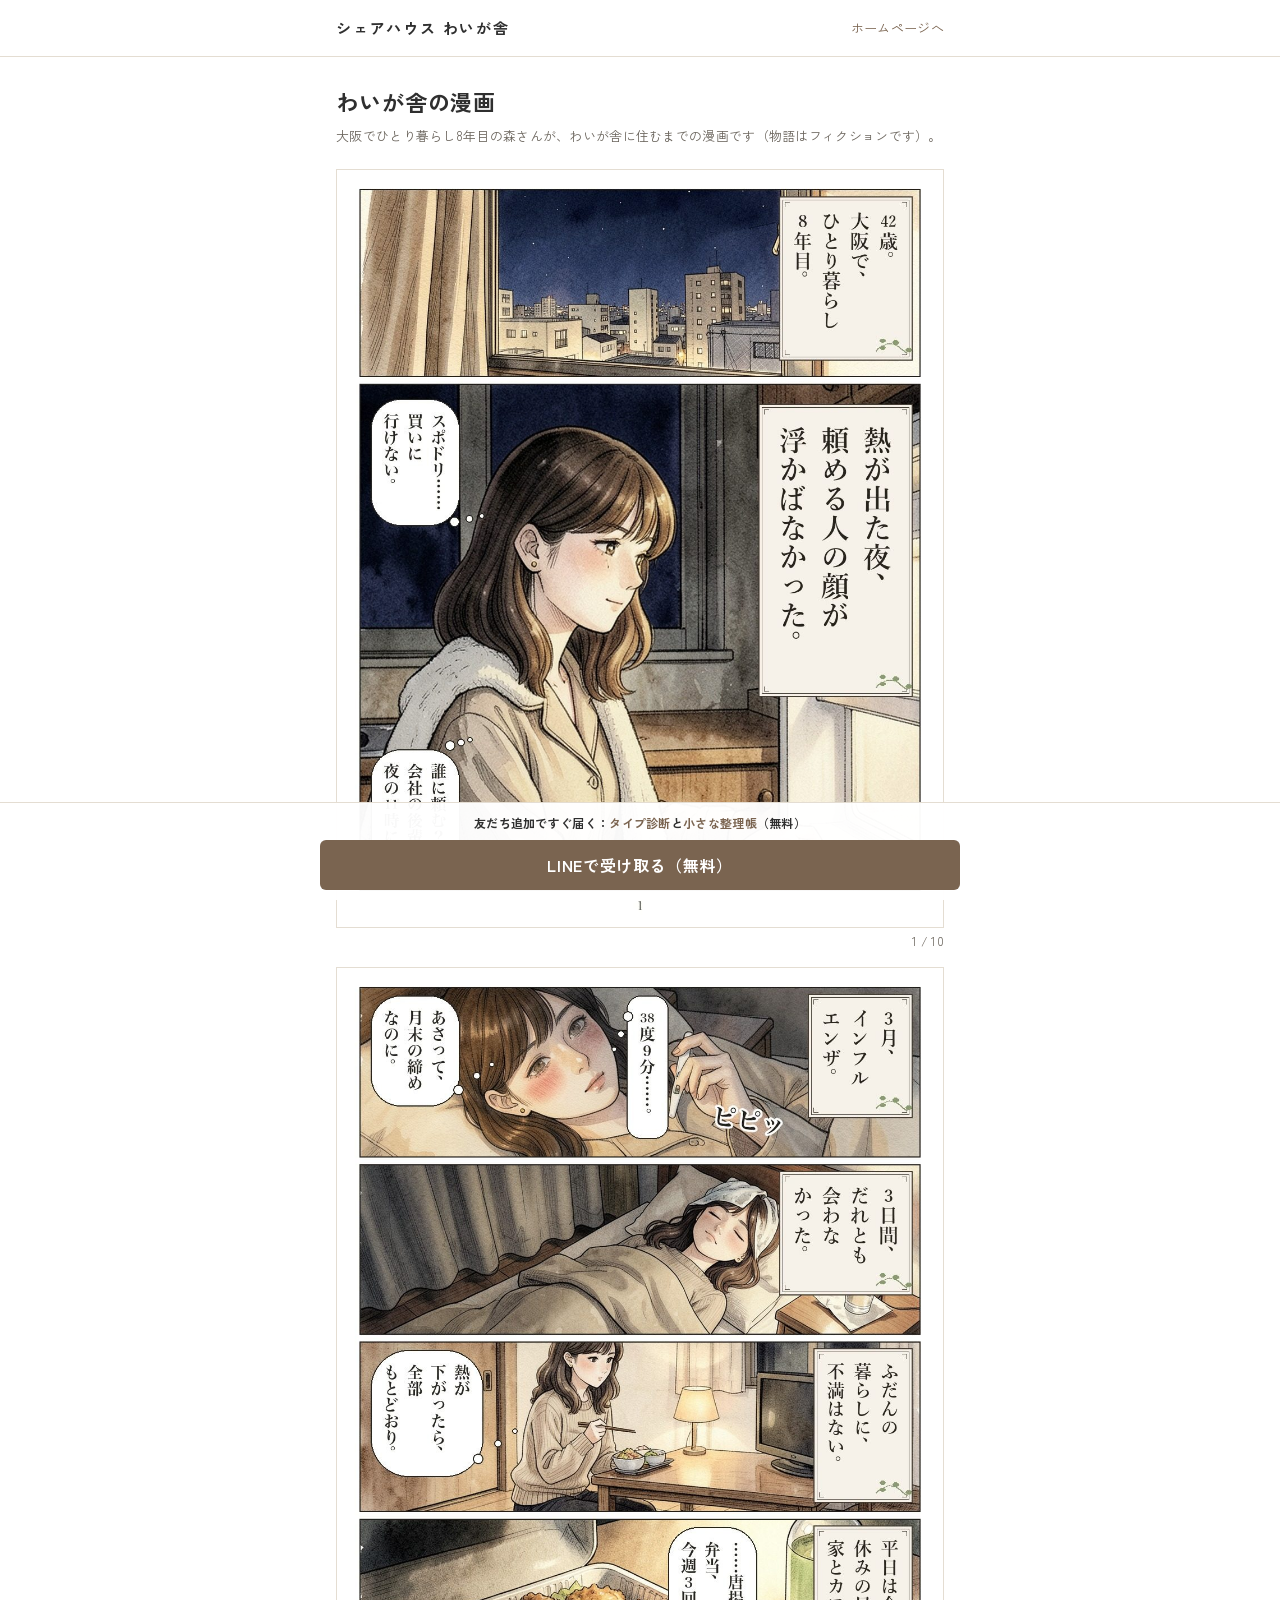
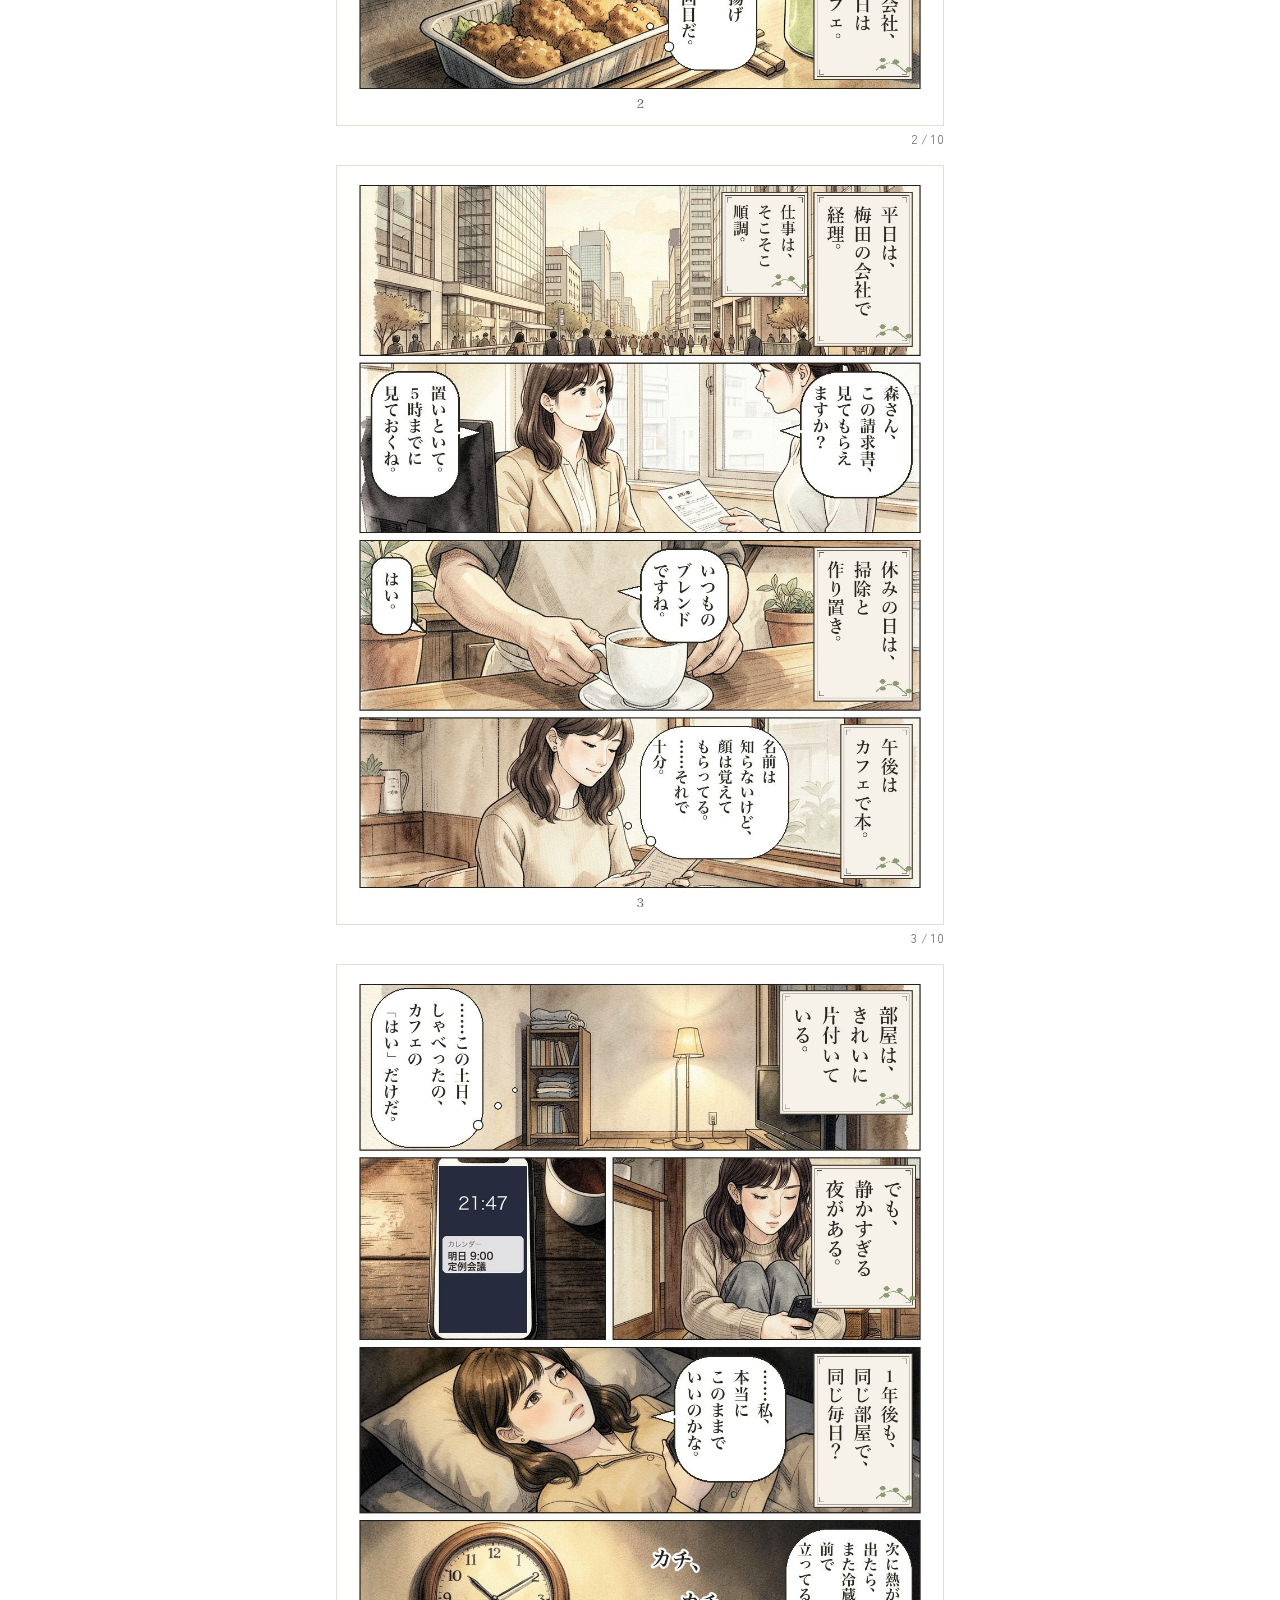
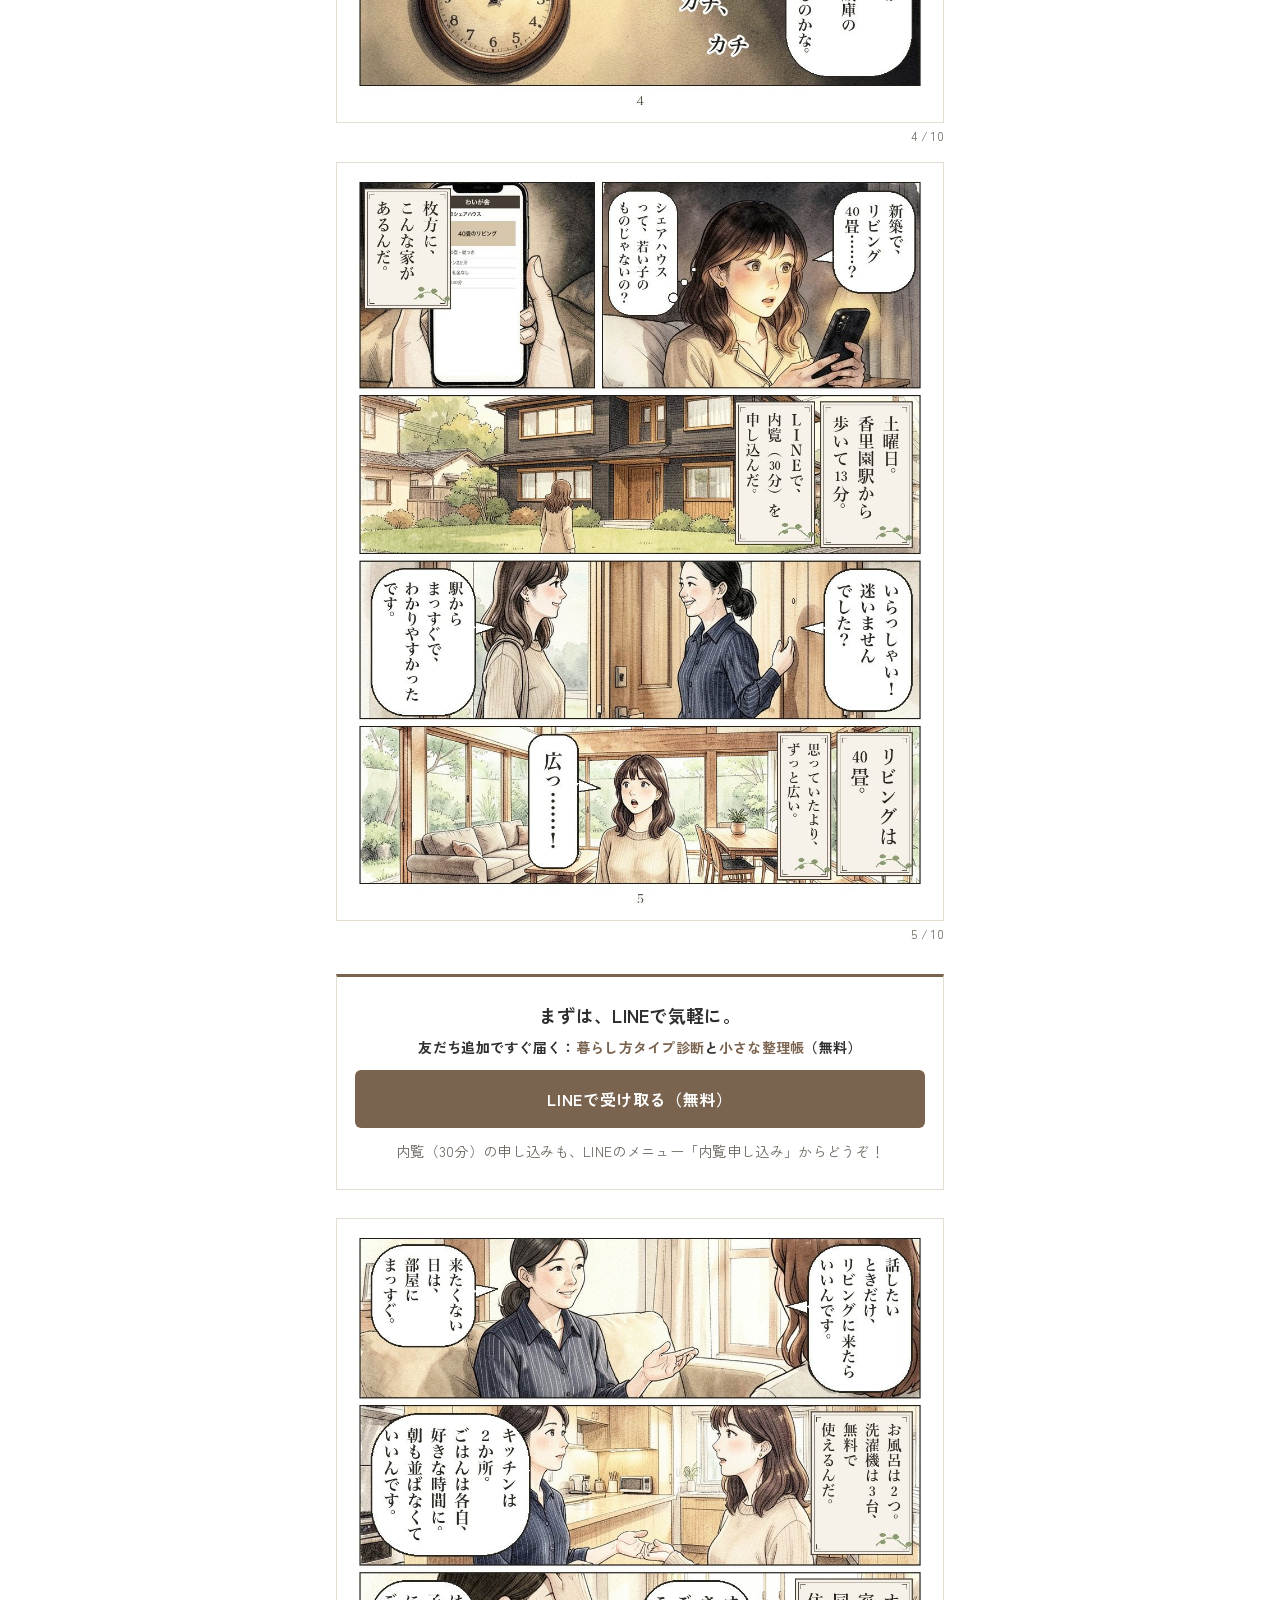
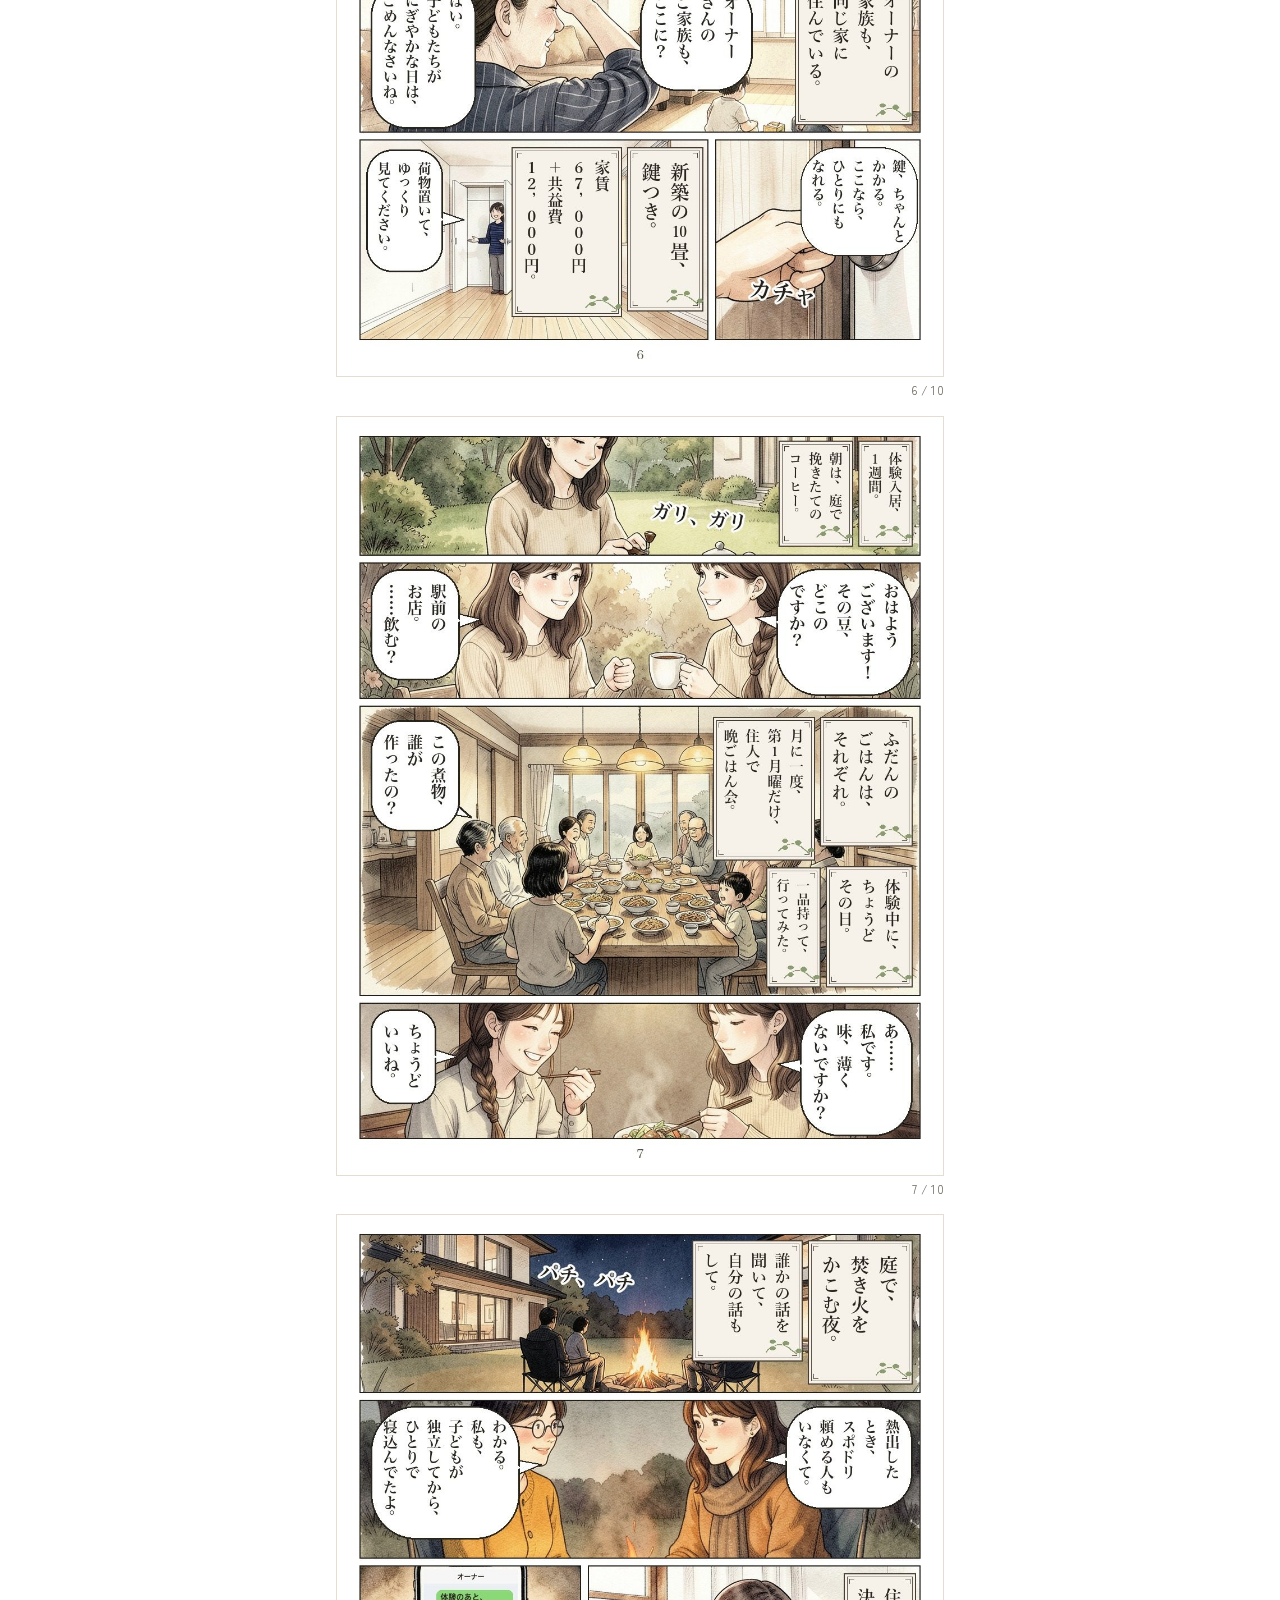
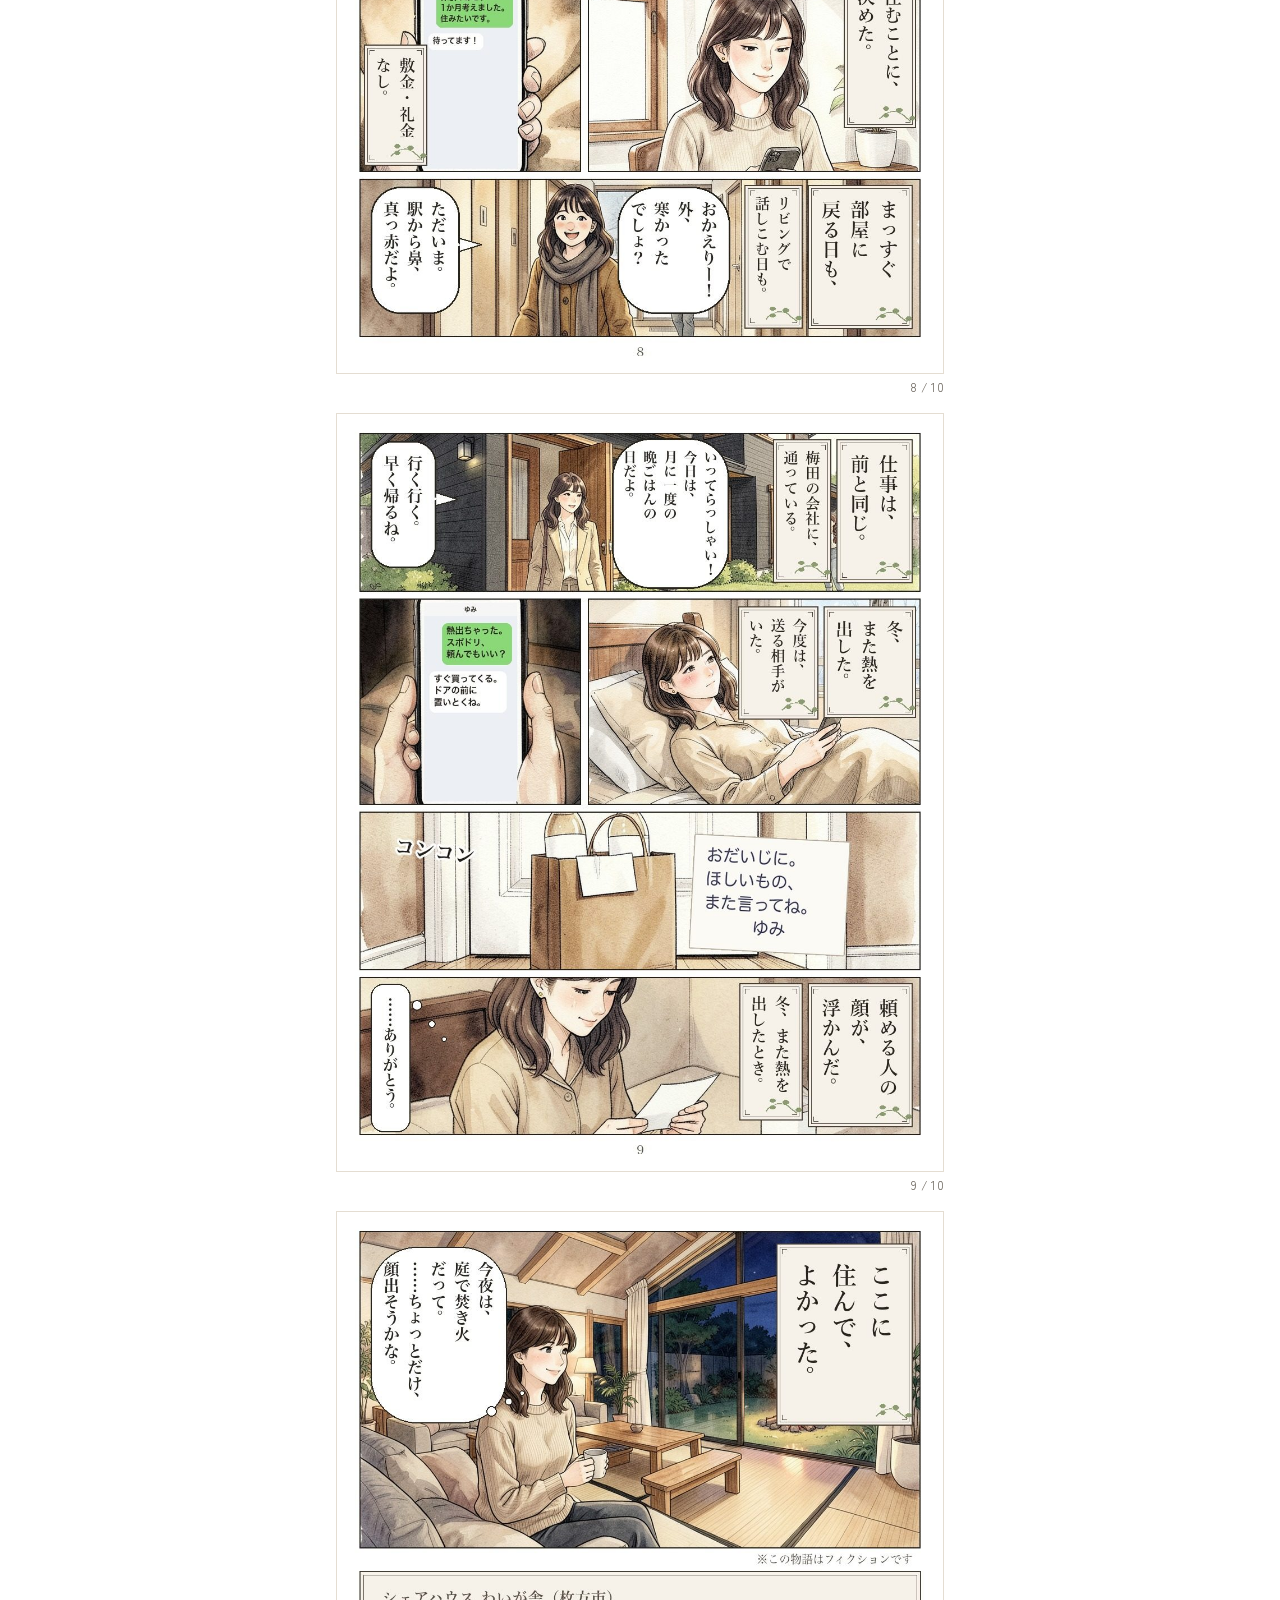
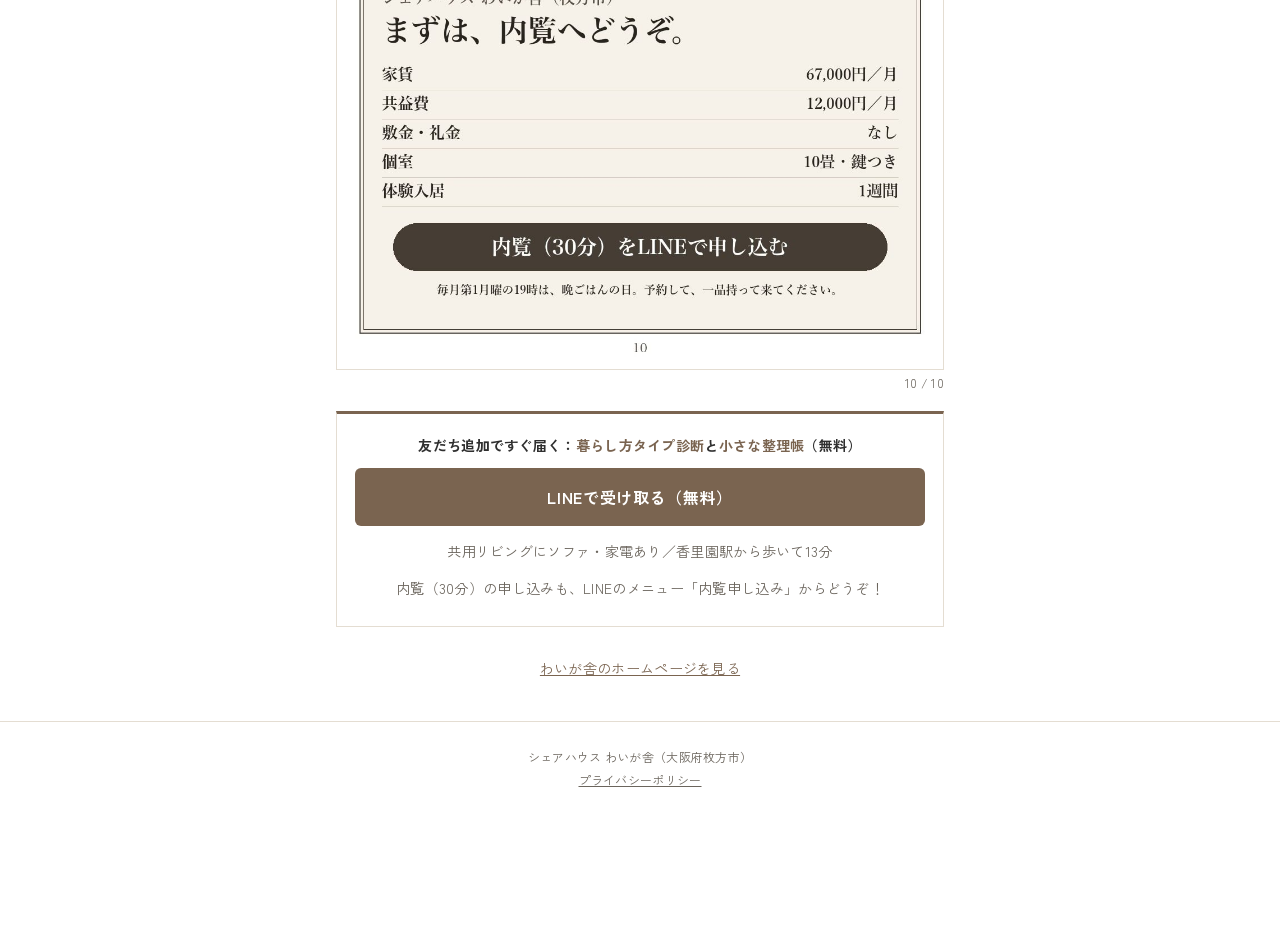
<file: hp/manga/index.html>
<!DOCTYPE html>
<html lang="ja">
<head>
<meta charset="UTF-8">
<meta name="viewport" content="width=device-width, initial-scale=1, viewport-fit=cover">
<title>わいが舎の漫画｜シェアハウス わいが舎</title>
<link rel="preconnect" href="https://fonts.googleapis.com">
<link rel="preconnect" href="https://fonts.gstatic.com" crossorigin>
<link href="https://fonts.googleapis.com/css2?family=Zen+Kaku+Gothic+New:wght@400;500;700&display=swap" rel="stylesheet">
<style>
/* わいが舎の漫画（広告の漫画カルーセルの行き先）。白×黒・ゴシック・差し色1色。HPの昼の色に合わせる */
:root{--bg:#FFFFFF;--ink:#2F2F2F;--sub:#6B655D;--accent:#7A6450;--line:#E4DDD2;
  --sans:"Zen Kaku Gothic New","Hiragino Sans","Hiragino Kaku Gothic ProN","Yu Gothic",sans-serif}
*{box-sizing:border-box}
html{-webkit-text-size-adjust:100%}
body{margin:0;background:var(--bg);color:var(--ink);font-family:var(--sans);font-size:15px;line-height:1.9;letter-spacing:.02em}
a{color:var(--accent)}
.wrap{max-width:640px;margin:0 auto;padding:0 16px}
.hd{border-bottom:1px solid var(--line)}
.hd .wrap{display:flex;align-items:center;justify-content:space-between;height:56px}
.hd-home{color:var(--ink);text-decoration:none;font-weight:700;letter-spacing:.12em;font-size:15px}
.hd-back{font-size:13px;text-decoration:none}
.intro{padding:28px 0 20px}
h1{font-size:22px;line-height:1.5;font-weight:700;letter-spacing:.04em;margin:0 0 6px}
.note{color:var(--sub);font-size:13px;margin:0}
.pages{display:flex;flex-direction:column;gap:14px}
.page{margin:0;scroll-margin-top:12px}
.page img{display:block;width:100%;height:auto;border:1px solid var(--line)}
.page figcaption{font-size:12px;color:var(--sub);text-align:right;margin-top:2px}
.cta{margin:28px 0;padding:24px 18px;border:1px solid var(--line);border-top:3px solid var(--accent);text-align:center}
.cta h2{font-size:18px;line-height:1.6;margin:0 0 6px}
.cta p{margin:0 0 14px;font-size:14px}
.cta-end{margin-top:16px;padding-top:20px}
.ib{display:inline-block}
.fact{font-size:13px;color:var(--sub);margin:12px 0 0 !important}
.btn{display:flex;align-items:center;justify-content:center;min-height:54px;padding:14px 20px;border-radius:6px;
  background:var(--accent);color:#FFFFFF;font-weight:700;font-size:16px;text-decoration:none;letter-spacing:.04em}
.how{font-size:13px;color:var(--sub);margin:10px 0 0 !important}
/* LINEボタンの上の「押す理由」：友だち追加のあいさつで届く特典2つ（2026-10-22。LINEボタンが日本の人で1日0〜1回だったため） */
.gift{font-size:14px;font-weight:700;line-height:1.7;margin:0 0 10px !important}
.gift b{color:var(--accent)}
/* 読み終わったら画面の下に出すボタン（10枚目が見えたら出す。最後の囲みが見えている間はかぶるので隠す） */
.fix{position:fixed;left:0;right:0;bottom:0;z-index:40;background:rgba(255,255,255,.97);border-top:1px solid var(--line);
  padding:10px 16px calc(10px + env(safe-area-inset-bottom));transform:translateY(110%);transition:transform .25s}
.fix.on{transform:none}
.fix .wrap{padding:0}
.fix .gift{font-size:12px;margin:0 0 6px !important;text-align:center}
.fix .btn{min-height:48px;padding:10px 16px}
body.fix-on{padding-bottom:110px}
.more{text-align:center;font-size:14px;margin:0 0 40px}
.ft{border-top:1px solid var(--line);padding:24px 0 40px;font-size:12px;color:var(--sub);text-align:center}
.ft a{color:var(--sub)}
</style>
</head>
<body>
<header class="hd">
  <div class="wrap">
    <a class="hd-home" href="/">シェアハウス わいが舎</a>
    <a class="hd-back" href="/">ホームページへ</a>
  </div>
</header>

<main>
  <div class="wrap">
    <div class="intro">
      <h1>わいが舎の漫画</h1>
      <p class="note">大阪でひとり暮らし8年目の森さんが、わいが舎に住むまでの漫画です（物語はフィクションです）。</p>
    </div>

    <div class="pages">
      <figure class="page" id="p1"><img src="img/p01.jpg" width="1080" height="1350" alt="漫画 1ページ目：熱が出た夜、頼める人の顔が浮かばなかった。" fetchpriority="high"><figcaption>1 / 10</figcaption></figure>
      <figure class="page" id="p2"><img src="img/p02.jpg" width="1080" height="1350" alt="漫画 2ページ目" loading="lazy" decoding="async"><figcaption>2 / 10</figcaption></figure>
      <figure class="page" id="p3"><img src="img/p03.jpg" width="1080" height="1350" alt="漫画 3ページ目" loading="lazy" decoding="async"><figcaption>3 / 10</figcaption></figure>
      <figure class="page" id="p4"><img src="img/p04.jpg" width="1080" height="1350" alt="漫画 4ページ目" loading="lazy" decoding="async"><figcaption>4 / 10</figcaption></figure>
      <figure class="page" id="p5"><img src="img/p05.jpg" width="1080" height="1350" alt="漫画 5ページ目" loading="lazy" decoding="async"><figcaption>5 / 10</figcaption></figure>
    </div>

    <section class="cta" id="mid">
      <h2>まずは、LINEで気軽に。</h2>
      <p class="gift"><span class="ib">友だち追加ですぐ届く：</span><span class="ib"><b>暮らし方タイプ診断</b>と</span><span class="ib"><b>小さな整理帳</b>（無料）</span></p>
      <a class="btn" href="https://lin.ee/wCG7OfR" target="_blank" rel="noopener">LINEで受け取る（無料）</a>
      <p class="how"><span class="ib">内覧（30分）の申し込みも、</span><span class="ib">LINEのメニュー「内覧申し込み」からどうぞ！</span></p>
    </section>

    <div class="pages">
      <figure class="page" id="p6"><img src="img/p06.jpg" width="1080" height="1350" alt="漫画 6ページ目" loading="lazy" decoding="async"><figcaption>6 / 10</figcaption></figure>
      <figure class="page" id="p7"><img src="img/p07.jpg" width="1080" height="1350" alt="漫画 7ページ目" loading="lazy" decoding="async"><figcaption>7 / 10</figcaption></figure>
      <figure class="page" id="p8"><img src="img/p08.jpg" width="1080" height="1350" alt="漫画 8ページ目" loading="lazy" decoding="async"><figcaption>8 / 10</figcaption></figure>
      <figure class="page" id="p9"><img src="img/p09.jpg" width="1080" height="1350" alt="漫画 9ページ目" loading="lazy" decoding="async"><figcaption>9 / 10</figcaption></figure>
      <figure class="page" id="p10"><img src="img/p10.jpg" width="1080" height="1350" alt="漫画 10ページ目：まずは、内覧へどうぞ。" loading="lazy" decoding="async"><figcaption>10 / 10</figcaption></figure>
    </div>

    <!-- 最後の囲み：10枚目の絵の見出し・表・ボタンと言葉を重ねない。絵のボタンは押せないので、押せるボタンと漫画に無いことだけ（2026-10-21 健ちゃん） -->
    <section class="cta cta-end" id="end" aria-label="内覧の申し込み">
      <p class="gift"><span class="ib">友だち追加ですぐ届く：</span><span class="ib"><b>暮らし方タイプ診断</b>と</span><span class="ib"><b>小さな整理帳</b>（無料）</span></p>
      <a class="btn" href="https://lin.ee/wCG7OfR" target="_blank" rel="noopener">LINEで受け取る（無料）</a>
      <p class="fact"><span class="ib">共用リビングにソファ・家電あり／</span><span class="ib">香里園駅から歩いて13分</span></p>
      <p class="how"><span class="ib">内覧（30分）の申し込みも、</span><span class="ib">LINEのメニュー「内覧申し込み」からどうぞ！</span></p>
    </section>

    <p class="more"><a href="/">わいが舎のホームページを見る</a></p>
  </div>
</main>

<section class="fix" id="fix" aria-label="LINEで受け取る">
  <div class="wrap">
    <p class="gift">友だち追加ですぐ届く：<b>タイプ診断</b>と<b>小さな整理帳</b>（無料）</p>
    <a class="btn" href="https://lin.ee/wCG7OfR" target="_blank" rel="noopener">LINEで受け取る（無料）</a>
  </div>
</section>

<footer class="ft">
  <div class="wrap">シェアハウス わいが舎（大阪府枚方市）<br><a href="/privacy/">プライバシーポリシー</a></div>
</footer>
<script>
// どのページまで読んだか（GA4 の manga_read。1ページにつき1回だけ送る）
(function(){if(!('IntersectionObserver' in window))return;var sent={};var io=new IntersectionObserver(function(es){es.forEach(function(e){if(!e.isIntersecting)return;var n=Number(e.target.id.slice(1));if(sent[n])return;sent[n]=1;io.unobserve(e.target);if(window.gtag)gtag('event','manga_read',{panel:n});});},{threshold:0.5});document.querySelectorAll('.page').forEach(function(f){io.observe(f);});})();
// 読み終わり（10枚目が半分見えた）で画面下にLINEボタンを出す。最後の囲み #end が見えている間は隠す
(function(){var fx=document.getElementById('fix'),p10=document.getElementById('p10'),end=document.getElementById('end');if(!fx||!p10||!end||!('IntersectionObserver' in window))return;var done=false,endIn=false;
function show(){var on=done&&!endIn;fx.classList.toggle('on',on);document.body.classList.toggle('fix-on',done);}
new IntersectionObserver(function(es){es.forEach(function(e){if(e.isIntersecting){done=true;show();}});},{threshold:0.5}).observe(p10);
new IntersectionObserver(function(es){es.forEach(function(e){endIn=e.isIntersecting;show();});},{threshold:0.2}).observe(end);})();
</script>
</body>
</html>
</file>
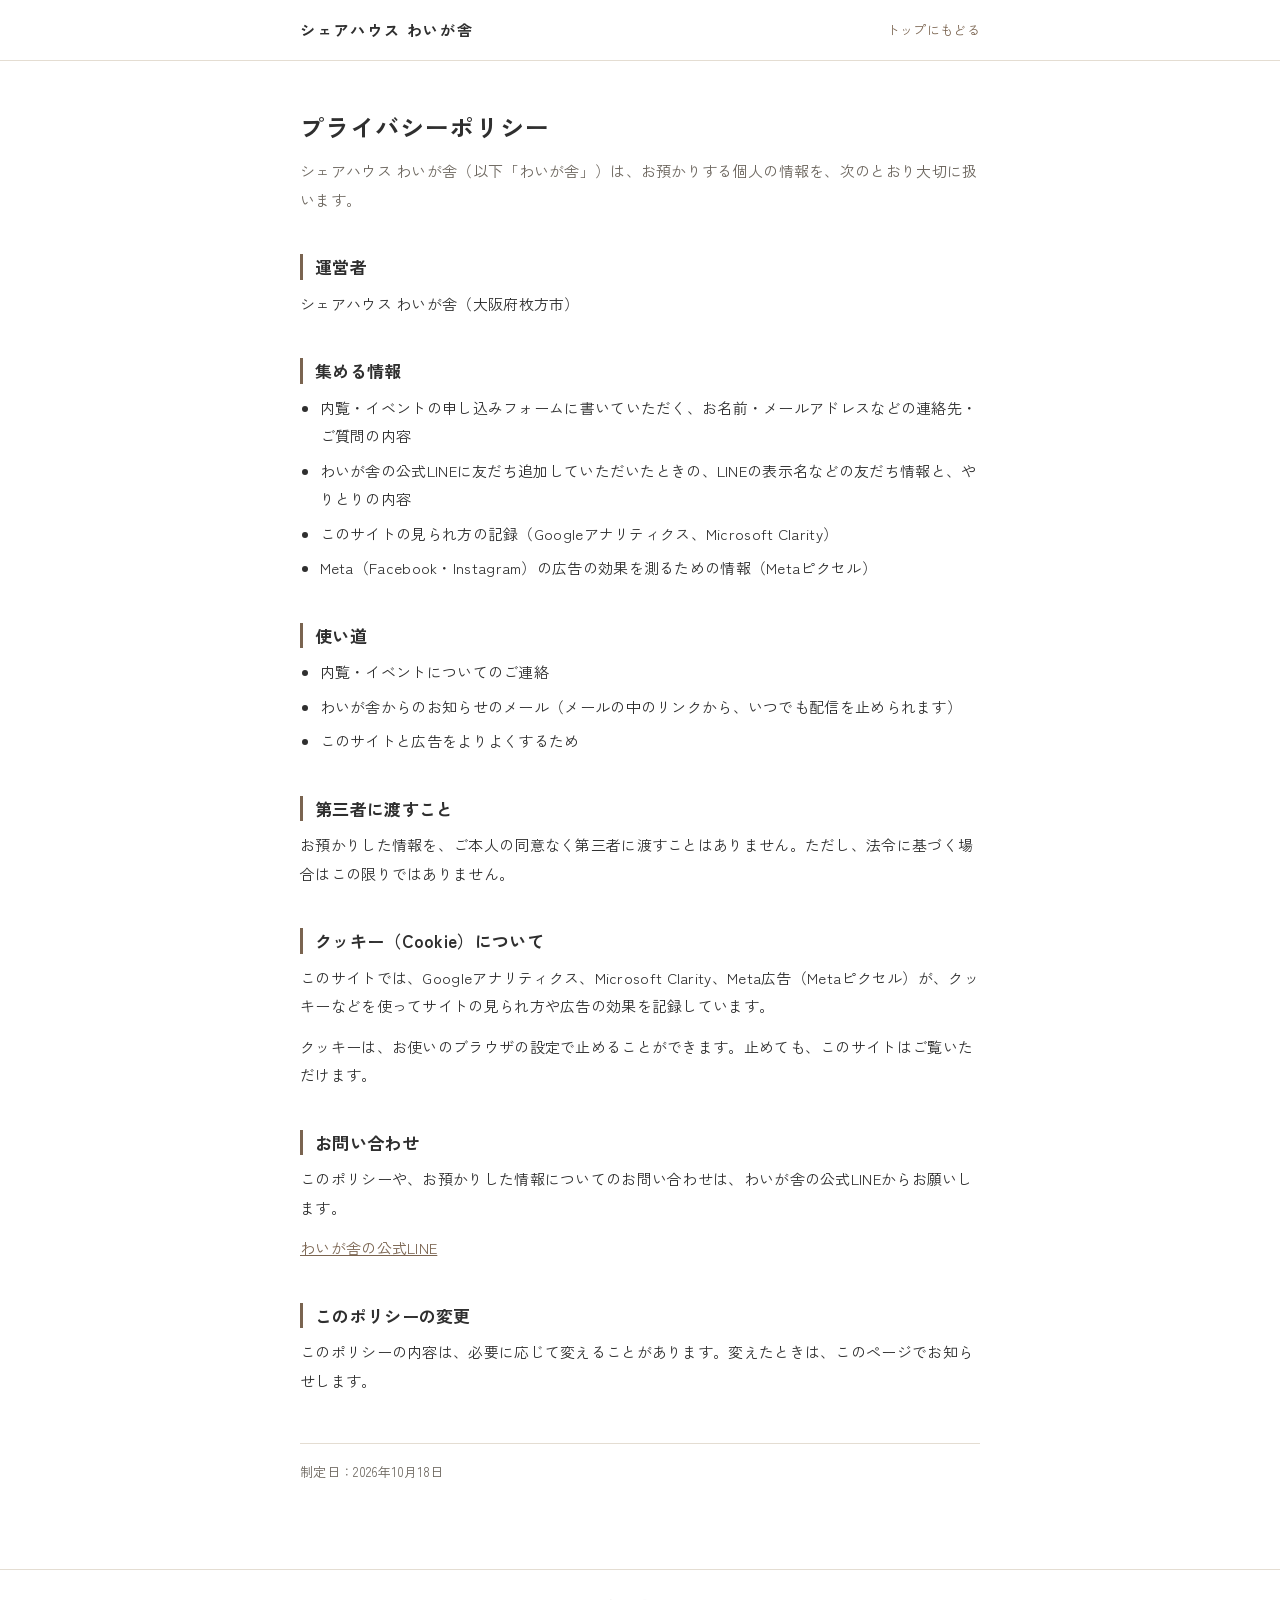
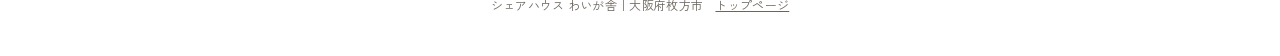
<file: hp/privacy/index.html>
<!DOCTYPE html>
<html lang="ja">
<head>
<meta charset="UTF-8">
<meta name="viewport" content="width=device-width, initial-scale=1, viewport-fit=cover">
<title>プライバシーポリシー｜シェアハウス わいが舎</title>
<link rel="preconnect" href="https://fonts.googleapis.com">
<link rel="preconnect" href="https://fonts.gstatic.com" crossorigin>
<link href="https://fonts.googleapis.com/css2?family=Zen+Kaku+Gothic+New:wght@400;500;700&display=swap" rel="stylesheet">
<style>
/* わいが舎 プライバシーポリシー（白×黒・ゴシック・差し色1色。HPの昼の色に合わせる） */
:root{--bg:#FFFFFF;--ink:#2F2F2F;--sub:#6B655D;--accent:#7A6450;--line:#E4DDD2;
  --sans:"Zen Kaku Gothic New","Hiragino Sans","Hiragino Kaku Gothic ProN","Yu Gothic",sans-serif}
*{box-sizing:border-box}
html{-webkit-text-size-adjust:100%}
body{margin:0;background:var(--bg);color:var(--ink);font-family:var(--sans);font-size:15px;line-height:1.9;letter-spacing:.02em}
a{color:var(--accent)}
.wrap{max-width:720px;margin:0 auto;padding:0 20px}
.hd{border-bottom:1px solid var(--line)}
.hd .wrap{display:flex;align-items:center;justify-content:space-between;height:60px}
.hd-home{color:var(--ink);text-decoration:none;font-weight:700;letter-spacing:.12em;font-size:15px}
.hd-back{font-size:13px;text-decoration:none}
main{padding:48px 0 72px}
h1{font-size:24px;line-height:1.5;font-weight:700;letter-spacing:.04em;margin:0 0 12px}
.intro{color:var(--sub);margin:0 0 40px}
h2{font-size:17px;font-weight:700;margin:40px 0 10px;padding-left:12px;border-left:3px solid var(--accent);line-height:1.5}
p{margin:0 0 12px}
ul{margin:0 0 12px;padding-left:1.3em}
li{margin:0 0 6px}
.date{margin-top:48px;padding-top:16px;border-top:1px solid var(--line);font-size:13px;color:var(--sub)}
.ft{border-top:1px solid var(--line);padding:24px 0 40px;font-size:12px;color:var(--sub);text-align:center}
.ft a{color:var(--sub)}
</style>
</head>
<body>
<header class="hd">
  <div class="wrap">
    <a class="hd-home" href="/">シェアハウス わいが舎</a>
    <a class="hd-back" href="/">トップにもどる</a>
  </div>
</header>

<main>
  <div class="wrap">
    <h1>プライバシーポリシー</h1>
    <p class="intro">シェアハウス わいが舎（以下「わいが舎」）は、お預かりする個人の情報を、次のとおり大切に扱います。</p>

    <h2>運営者</h2>
    <p>シェアハウス わいが舎（大阪府枚方市）</p>

    <h2>集める情報</h2>
    <ul>
      <li>内覧・イベントの申し込みフォームに書いていただく、お名前・メールアドレスなどの連絡先・ご質問の内容</li>
      <li>わいが舎の公式LINEに友だち追加していただいたときの、LINEの表示名などの友だち情報と、やりとりの内容</li>
      <li>このサイトの見られ方の記録（Googleアナリティクス、Microsoft Clarity）</li>
      <li>Meta（Facebook・Instagram）の広告の効果を測るための情報（Metaピクセル）</li>
    </ul>

    <h2>使い道</h2>
    <ul>
      <li>内覧・イベントについてのご連絡</li>
      <li>わいが舎からのお知らせのメール（メールの中のリンクから、いつでも配信を止められます）</li>
      <li>このサイトと広告をよりよくするため</li>
    </ul>

    <h2>第三者に渡すこと</h2>
    <p>お預かりした情報を、ご本人の同意なく第三者に渡すことはありません。ただし、法令に基づく場合はこの限りではありません。</p>

    <h2>クッキー（Cookie）について</h2>
    <p>このサイトでは、Googleアナリティクス、Microsoft Clarity、Meta広告（Metaピクセル）が、クッキーなどを使ってサイトの見られ方や広告の効果を記録しています。</p>
    <p>クッキーは、お使いのブラウザの設定で止めることができます。止めても、このサイトはご覧いただけます。</p>

    <h2>お問い合わせ</h2>
    <p>このポリシーや、お預かりした情報についてのお問い合わせは、わいが舎の公式LINEからお願いします。</p>
    <p><a href="https://lin.ee/wCG7OfR" target="_blank" rel="noopener">わいが舎の公式LINE</a></p>

    <h2>このポリシーの変更</h2>
    <p>このポリシーの内容は、必要に応じて変えることがあります。変えたときは、このページでお知らせします。</p>

    <p class="date">制定日：2026年10月18日</p>
  </div>
</main>

<footer class="ft">
  <div class="wrap">シェアハウス わいが舎｜大阪府枚方市　<a href="/">トップページ</a></div>
</footer>
</body>
</html>
</file>
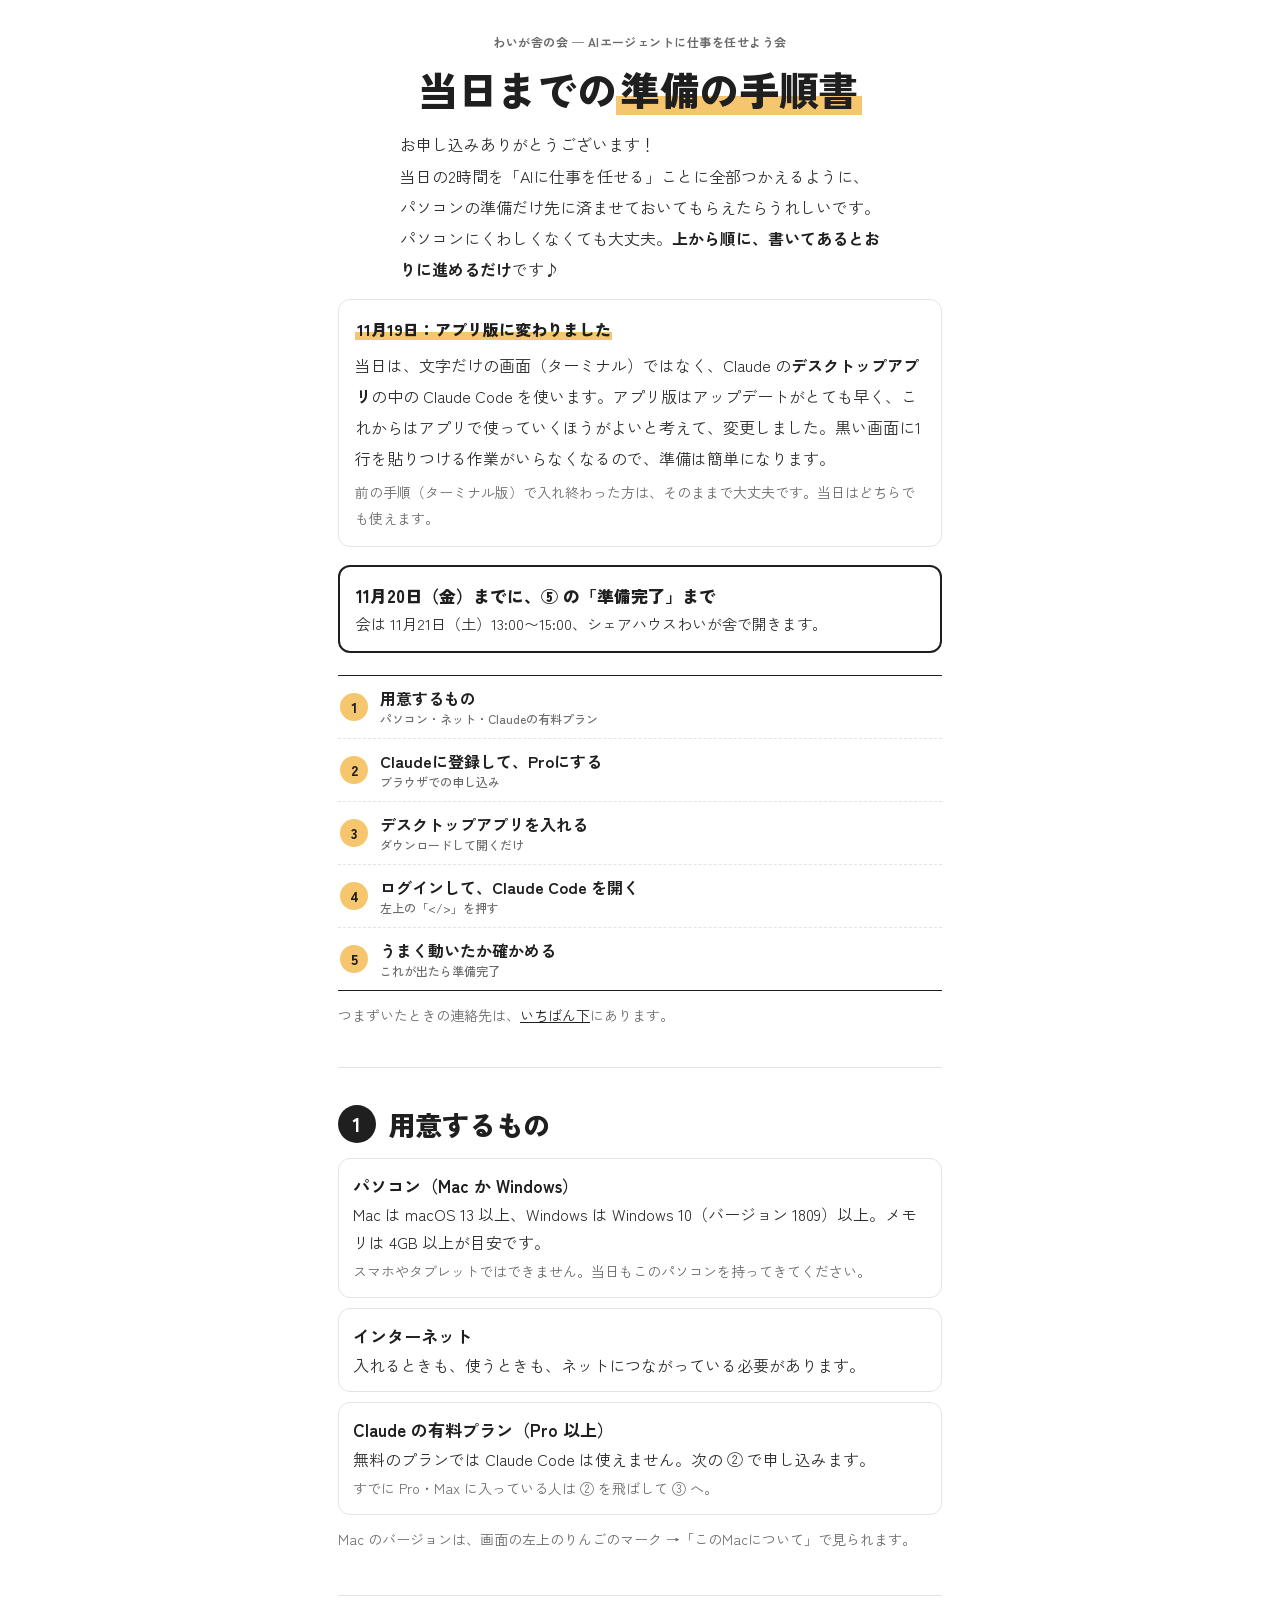
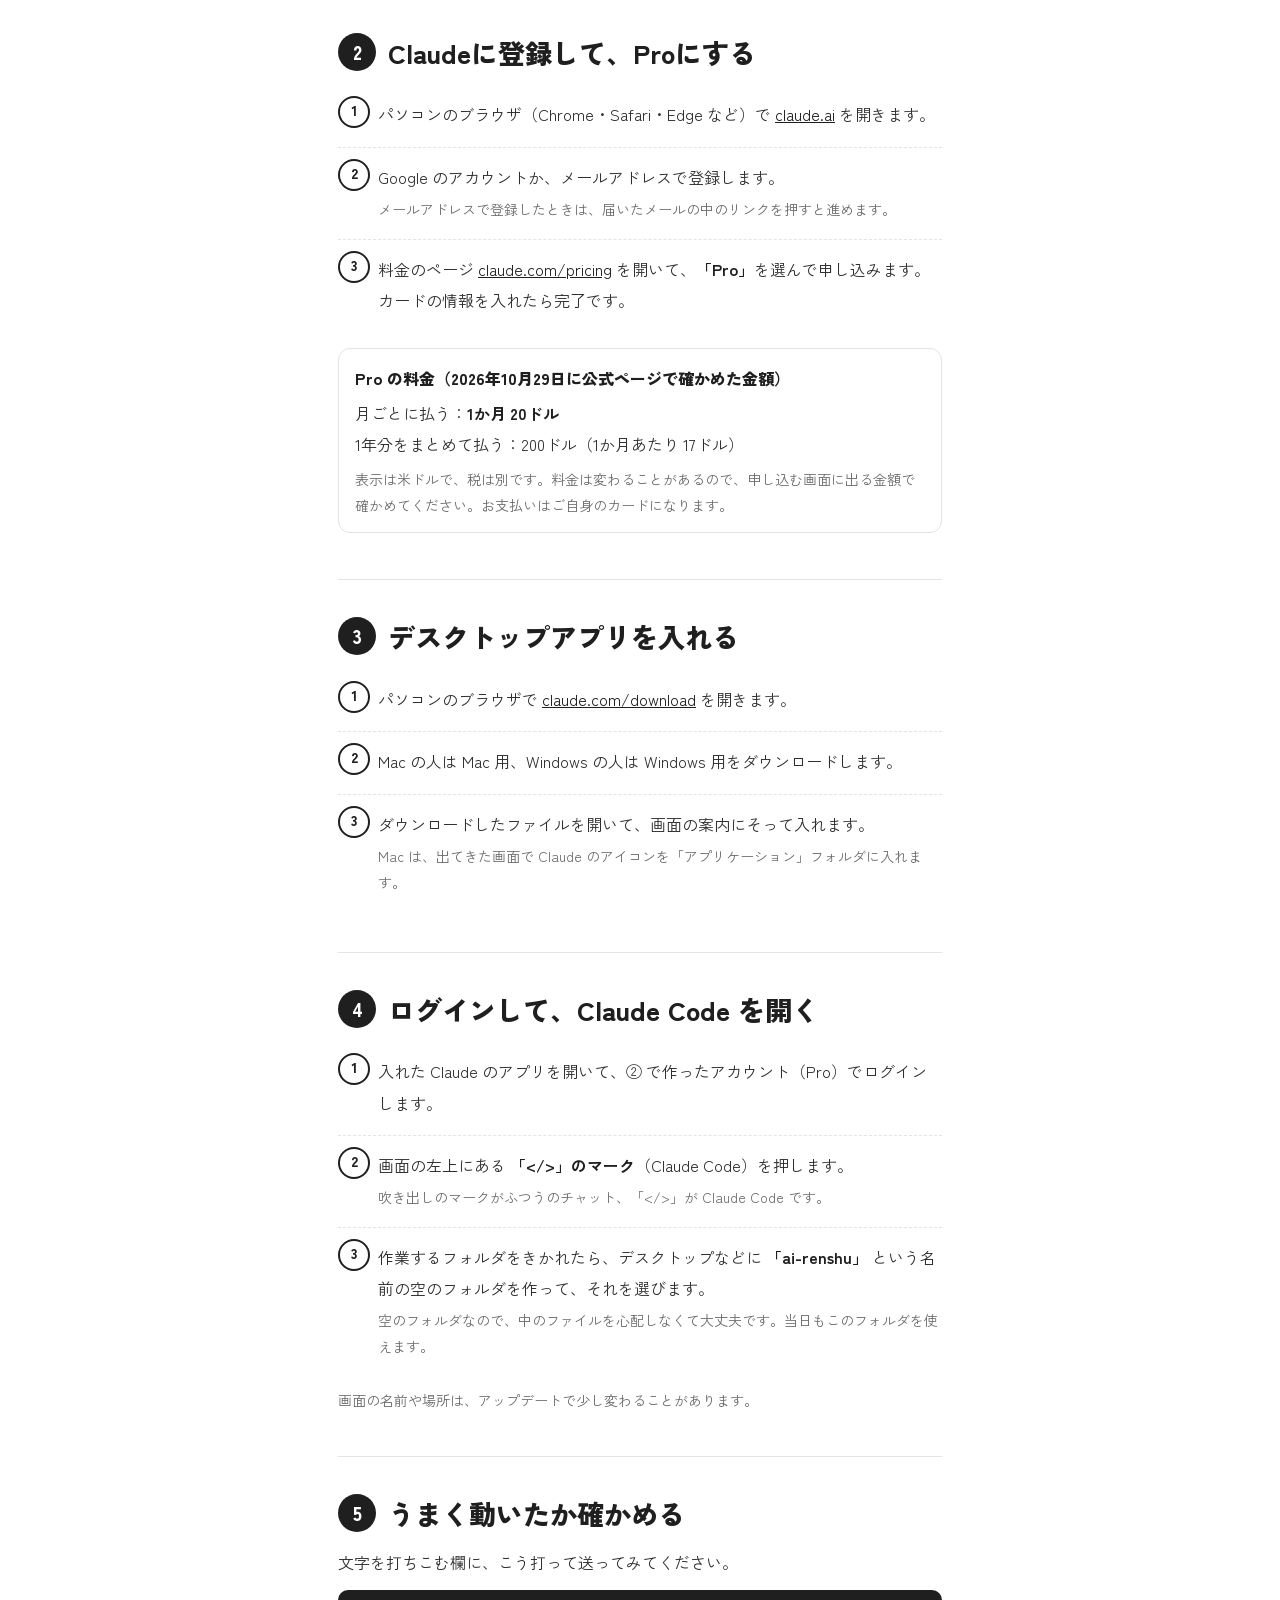
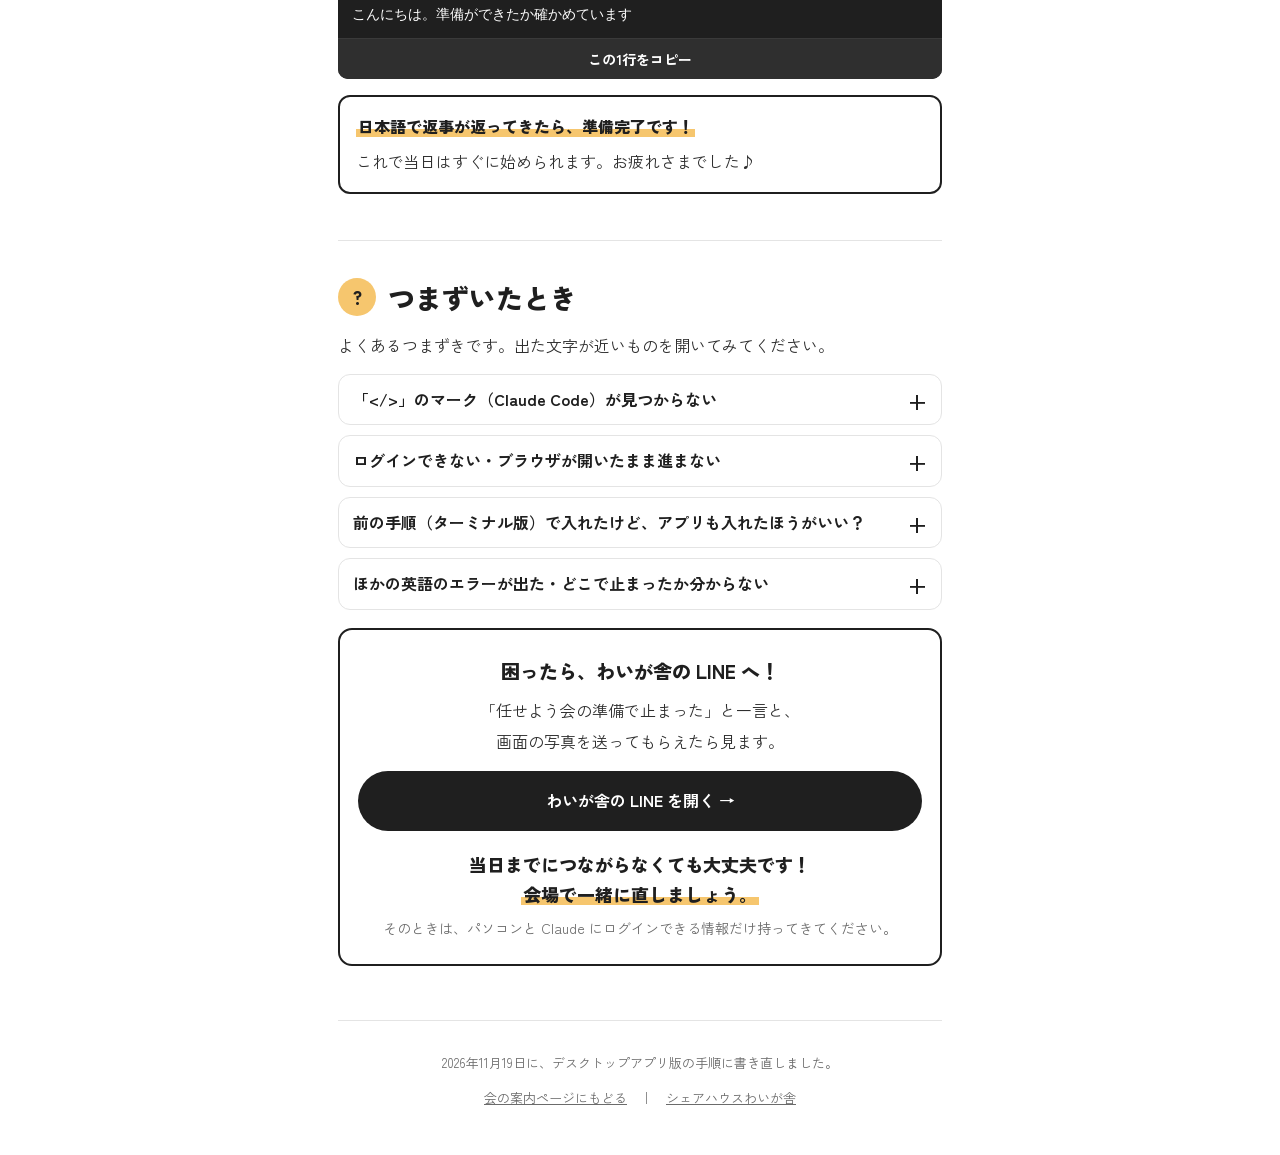
<file: event/pages/ai-shigoto-2026-11/junbi/index.html>
<!DOCTYPE html>
<html lang="ja">
<head>
<meta charset="utf-8">
<meta name="viewport" content="width=device-width,initial-scale=1">
<meta name="robots" content="noindex,nofollow">
<title>準備の手順書｜AIエージェントに仕事を任せよう会｜シェアハウスわいが舎</title>
<link rel="preconnect" href="https://fonts.googleapis.com">
<link rel="preconnect" href="https://fonts.gstatic.com" crossorigin>
<link href="https://fonts.googleapis.com/css2?family=Zen+Kaku+Gothic+New:wght@400;500;700;900&display=swap" rel="stylesheet">
<!-- 任せよう会の申込者に送る「当日までの準備」の手順書（2026-10-29 作成）。
     インストールの1行は公式の手順（code.claude.com/docs/ja/quickstart・setup・terminal-guide）を 2026-10-29 に読んで写したもの。料金は claude.com/pricing の同日の表示。
     色は告知ページと同じ：白地・黒文字・差し色は琥珀 #F6C66E の1色だけ。検索には出さない（noindex）。 -->
<style>
:root{
  --bg:#FFFFFF;--ink:#1F1F1F;--text:#2F2F2F;--sub:#6B6B6B;--line:#E4E4E4;--box:#F5F5F5;--mark:#F6C66E;
  --f:"Zen Kaku Gothic New","Hiragino Kaku Gothic ProN","Hiragino Sans",sans-serif;
  --mono:"SFMono-Regular",Menlo,Consolas,"Courier New",monospace;
}
*{box-sizing:border-box}
body{margin:0;background:var(--bg);color:var(--text);font-family:var(--f);font-size:16px;line-height:1.95;-webkit-text-size-adjust:100%}
main{max-width:640px;margin:0 auto;padding:0 18px}
a{color:var(--ink)}
p{margin:12px 0}
.ib{display:inline-block}
.mk{background:linear-gradient(transparent 62%,var(--mark) 62%,var(--mark) 94%,transparent 94%);-webkit-box-decoration-break:clone;box-decoration-break:clone;padding:0 .1em}
b,strong{color:var(--ink);font-weight:700}
.note{color:var(--sub);font-size:14px;line-height:1.85}

/* はじめ */
.top{padding:30px 0 26px;text-align:center}
.top-k{margin:0;font-size:12px;font-weight:700;letter-spacing:.04em;color:var(--sub)}
.top h1{font-weight:900;color:var(--ink);font-size:clamp(26px,7.6vw,40px);line-height:1.3;letter-spacing:-.01em;margin:10px 0 14px}
.top-lead{text-align:left;margin:0 auto;max-width:30em}
.deadline{margin:18px 0 0;padding:14px 16px;border:2px solid var(--ink);border-radius:12px;text-align:left;font-size:15px;line-height:1.75}
.deadline b{display:block;font-size:17px;font-weight:900}

/* もくじ */
.toc{list-style:none;counter-reset:t;padding:0;text-align:left;margin:22px 0 6px;border-top:1px solid var(--ink);border-bottom:1px solid var(--ink)}
.toc li{counter-increment:t;border-bottom:1px dashed var(--line)}
.toc li:last-child{border-bottom:none}
.toc a{display:flex;align-items:center;gap:12px;padding:10px 2px;text-decoration:none;font-weight:700;line-height:1.5}
.toc a::before{content:counter(t);flex:none;width:28px;height:28px;border-radius:50%;background:var(--mark);color:var(--ink);font-weight:900;font-size:14px;line-height:28px;text-align:center}
.toc small{display:block;font-weight:500;font-size:12px;color:var(--sub)}

/* 各ステップ */
section{padding:38px 0 30px;border-top:1px solid var(--line);scroll-margin-top:8px}
h2{display:flex;align-items:flex-start;gap:12px;margin:0 0 14px;font-weight:900;color:var(--ink);font-size:clamp(21px,5.6vw,27px);line-height:1.4}
h2 .n{flex:none;width:38px;height:38px;border-radius:50%;background:var(--ink);color:#fff;font-size:19px;line-height:38px;text-align:center;margin-top:-1px}
h3{margin:26px 0 8px;font-weight:900;color:var(--ink);font-size:18px;line-height:1.5}

/* 番号つきの手順 */
.steps{list-style:none;counter-reset:s;padding:0;margin:10px 0}
.steps>li{counter-increment:s;position:relative;padding:10px 0 12px 40px;border-bottom:1px dashed var(--line)}
.steps>li:last-child{border-bottom:none}
.steps>li::before{content:counter(s);position:absolute;left:0;top:11px;width:28px;height:28px;border-radius:50%;border:2px solid var(--ink);color:var(--ink);font-weight:900;font-size:14px;line-height:24px;text-align:center}
.steps p{margin:4px 0}

/* 用意するもの */
.need{list-style:none;padding:0;margin:10px 0}
.need li{padding:12px 14px;margin:0 0 10px;border:1px solid var(--line);border-radius:12px;line-height:1.75}
.need b{display:block;font-size:17px}

/* 画面に打ちこむ1行（コピーボタンつき） */
.code{margin:10px 0 6px;border-radius:10px;background:#1F1F1F;color:#fff;overflow:hidden}
.code pre{margin:0;padding:14px 14px 12px;font-family:var(--mono);font-size:14px;line-height:1.6;white-space:pre-wrap;word-break:break-all}
.code button{display:block;width:100%;padding:10px;border:0;border-top:1px solid #3A3A3A;background:#2F2F2F;color:#fff;font-family:var(--f);font-weight:700;font-size:14px;cursor:pointer}
.code button.ok{background:var(--mark);color:var(--ink)}
code{font-family:var(--mono);font-size:.92em;background:var(--box);padding:1px 6px;border-radius:4px;white-space:nowrap}
.trouble summary code,.trouble p code{white-space:normal;word-break:normal;overflow-wrap:anywhere}
.screen{margin:8px 0;padding:10px 14px;border-left:4px solid var(--mark);background:var(--box);font-family:var(--mono);font-size:14px;line-height:1.6;word-break:break-all}

/* Mac／Windows の切りかえ */
.tabs{display:none;gap:8px;margin:14px 0 4px}
.js .tabs{display:flex}
.tabs button{flex:1;padding:12px 8px;border:2px solid var(--ink);border-radius:999px;background:#fff;color:var(--ink);font-family:var(--f);font-weight:900;font-size:16px;cursor:pointer}
.tabs button[aria-selected="true"]{background:var(--ink);color:#fff}
.os{margin-top:6px}
.js .os[hidden]{display:none}
.os-h{margin:22px 0 4px;font-weight:900;font-size:18px;color:var(--ink)}
.js .os-h{display:none}

/* 囲み */
.box{margin:16px 0;padding:14px 16px;border:1px solid var(--line);border-radius:12px;background:#fff}
.box-ok{border:2px solid var(--ink)}
.box-k{margin:0 0 4px;font-weight:900;color:var(--ink)}

/* つまずいたとき */
.trouble{margin:10px 0;border:1px solid var(--line);border-radius:12px}
.trouble summary{padding:12px 40px 12px 14px;font-weight:700;color:var(--ink);cursor:pointer;list-style:none;position:relative;line-height:1.6}
.trouble summary::-webkit-details-marker{display:none}
.trouble summary::after{content:"+";position:absolute;right:14px;top:9px;font-size:22px;font-weight:500}
.trouble[open] summary::after{content:"−"}
.trouble div{padding:0 14px 12px}

/* LINE */
.contact{margin:18px 0 0;padding:22px 18px;border:2px solid var(--ink);border-radius:14px;text-align:center}
.contact-h{margin:0 0 6px;font-weight:900;font-size:19px;color:var(--ink)}
.btn{display:block;margin:14px 0 6px;padding:14px 20px;border-radius:999px;background:var(--ink);color:#fff;text-decoration:none;font-weight:700;font-size:16px}
.relax{margin:18px 0 0;font-weight:900;font-size:18px;color:var(--ink);line-height:1.7}

.ft{padding:30px 0 34px;border-top:1px solid var(--line);margin-top:24px;text-align:center;color:var(--sub);font-size:13px;line-height:1.8}
.ft a{color:var(--sub)}
</style>
</head>
<body>
<main>

  <header class="top">
    <p class="top-k">わいが舎の会 ─ AIエージェントに仕事を任せよう会</p>
    <h1><span class="ib">当日までの</span><span class="ib"><span class="mk">準備の手順書</span></span></h1>
    <p class="top-lead">お申し込みありがとうございます！<br>
      当日の2時間を「AIに仕事を任せる」ことに全部つかえるように、パソコンの準備だけ先に済ませておいてもらえたらうれしいです。<br>
      パソコンにくわしくなくても大丈夫。<b>上から順に、書いてあるとおりに進めるだけ</b>です♪</p>
    <div class="box" style="text-align:left;margin:14px 0">
      <p class="box-k"><span class="mk">11月19日：アプリ版に変わりました</span></p>
      <p style="margin:0">当日は、文字だけの画面（ターミナル）ではなく、Claude の<b>デスクトップアプリ</b>の中の Claude Code を使います。アプリ版はアップデートがとても早く、これからはアプリで使っていくほうがよいと考えて、変更しました。黒い画面に1行を貼りつける作業がいらなくなるので、準備は簡単になります。</p>
      <p class="note" style="margin:6px 0 0">前の手順（ターミナル版）で入れ終わった方は、そのままで大丈夫です。当日はどちらでも使えます。</p>
    </div>
    <div class="deadline">
      <b>11月20日（金）までに、⑤ の「準備完了」まで</b>
      会は 11月21日（土）13:00〜15:00、シェアハウスわいが舎で開きます。
    </div>
    <ol class="toc">
      <li><a href="#s1"><span>用意するもの<small>パソコン・ネット・Claudeの有料プラン</small></span></a></li>
      <li><a href="#s2"><span>Claudeに登録して、Proにする<small>ブラウザでの申し込み</small></span></a></li>
      <li><a href="#s3"><span>デスクトップアプリを入れる<small>ダウンロードして開くだけ</small></span></a></li>
      <li><a href="#s4"><span>ログインして、Claude Code を開く<small>左上の「&lt;/&gt;」を押す</small></span></a></li>
      <li><a href="#s5"><span>うまく動いたか確かめる<small>これが出たら準備完了</small></span></a></li>
    </ol>
    <p class="note" style="text-align:left">つまずいたときの連絡先は、<a href="#help">いちばん下</a>にあります。</p>
  </header>

  <!-- 1 -->
  <section id="s1">
    <h2><span class="n">1</span><span>用意するもの</span></h2>
    <ul class="need">
      <li><b>パソコン（Mac か Windows）</b>
        Mac は macOS 13 以上、Windows は Windows 10（バージョン 1809）以上。メモリは 4GB 以上が目安です。<br>
        <span class="note">スマホやタブレットではできません。当日もこのパソコンを持ってきてください。</span></li>
      <li><b>インターネット</b>
        入れるときも、使うときも、ネットにつながっている必要があります。</li>
      <li><b>Claude の有料プラン（Pro 以上）</b>
        無料のプランでは Claude Code は使えません。次の ② で申し込みます。<br>
        <span class="note">すでに Pro・Max に入っている人は ② を飛ばして ③ へ。</span></li>
    </ul>
    <p class="note">Mac のバージョンは、画面の左上のりんごのマーク →「このMacについて」で見られます。</p>
  </section>

  <!-- 2 -->
  <section id="s2">
    <h2><span class="n">2</span><span>Claudeに登録して、Proにする</span></h2>
    <ol class="steps">
      <li><p>パソコンのブラウザ（Chrome・Safari・Edge など）で <a href="https://claude.ai/" target="_blank" rel="noopener">claude.ai</a> を開きます。</p></li>
      <li><p>Google のアカウントか、メールアドレスで登録します。</p>
        <p class="note">メールアドレスで登録したときは、届いたメールの中のリンクを押すと進めます。</p></li>
      <li><p>料金のページ <a href="https://claude.com/pricing" target="_blank" rel="noopener">claude.com/pricing</a> を開いて、<b>「Pro」</b>を選んで申し込みます。カードの情報を入れたら完了です。</p></li>
    </ol>
    <div class="box">
      <p class="box-k">Pro の料金（2026年10月29日に公式ページで確かめた金額）</p>
      <p style="margin:0">月ごとに払う：<b>1か月 20ドル</b><br>1年分をまとめて払う：200ドル（1か月あたり 17ドル）</p>
      <p class="note" style="margin:6px 0 0">表示は米ドルで、税は別です。料金は変わることがあるので、申し込む画面に出る金額で確かめてください。お支払いはご自身のカードになります。</p>
    </div>
  </section>

  <!-- 3 -->
  <section id="s3">
    <h2><span class="n">3</span><span>デスクトップアプリを入れる</span></h2>
    <ol class="steps">
      <li><p>パソコンのブラウザで <a href="https://claude.com/download" target="_blank" rel="noopener">claude.com/download</a> を開きます。</p></li>
      <li><p>Mac の人は Mac 用、Windows の人は Windows 用をダウンロードします。</p></li>
      <li><p>ダウンロードしたファイルを開いて、画面の案内にそって入れます。</p>
        <p class="note">Mac は、出てきた画面で Claude のアイコンを「アプリケーション」フォルダに入れます。</p></li>
    </ol>
  </section>

  <!-- 4 -->
  <section id="s4">
    <h2><span class="n">4</span><span>ログインして、Claude Code を開く</span></h2>
    <ol class="steps">
      <li><p>入れた Claude のアプリを開いて、② で作ったアカウント（Pro）でログインします。</p></li>
      <li><p>画面の左上にある <b>「&lt;/&gt;」のマーク</b>（Claude Code）を押します。</p>
        <p class="note">吹き出しのマークがふつうのチャット、「&lt;/&gt;」が Claude Code です。</p></li>
      <li><p>作業するフォルダをきかれたら、デスクトップなどに <b>「ai-renshu」</b> という名前の空のフォルダを作って、それを選びます。</p>
        <p class="note">空のフォルダなので、中のファイルを心配しなくて大丈夫です。当日もこのフォルダを使えます。</p></li>
    </ol>
    <p class="note">画面の名前や場所は、アップデートで少し変わることがあります。</p>
  </section>

  <!-- 5 -->
  <section id="s5">
    <h2><span class="n">5</span><span>うまく動いたか確かめる</span></h2>
    <p>文字を打ちこむ欄に、こう打って送ってみてください。</p>
    <div class="code"><pre>こんにちは。準備ができたか確かめています</pre><button type="button" class="copy">この1行をコピー</button></div>
    <div class="box box-ok">
      <p class="box-k"><span class="mk">日本語で返事が返ってきたら、準備完了です！</span></p>
      <p style="margin:0">これで当日はすぐに始められます。お疲れさまでした♪</p>
    </div>
  </section>

  <!-- 困ったとき -->
  <section id="help">
    <h2><span class="n" style="background:var(--mark);color:var(--ink)">?</span><span>つまずいたとき</span></h2>
    <p>よくあるつまずきです。出た文字が近いものを開いてみてください。</p>

    <details class="trouble">
      <summary>「&lt;/&gt;」のマーク（Claude Code）が見つからない</summary>
      <div>
        <p>アプリが古いかもしれません。アプリを最新にしてから開き直してください（Mac は画面の上のメニューの「Claude」→ アップデートの確認）。</p>
        <p>それでも出ないときは、ログインしているのが有料プラン（Pro 以上）のアカウントか確かめてください。無料のプランでは Claude Code は使えません。</p>
      </div>
    </details>

    <details class="trouble">
      <summary>ログインできない・ブラウザが開いたまま進まない</summary>
      <div>
        <p>ブラウザで開いた画面で、② で作ったアカウントにログインして「許可」を押してから、アプリに戻ってください。</p>
      </div>
    </details>

    <details class="trouble">
      <summary>前の手順（ターミナル版）で入れたけど、アプリも入れたほうがいい？</summary>
      <div>
        <p>ターミナル版で「準備完了」まで進んでいれば、そのままで大丈夫です。余裕があれば、アプリも入れておくと当日の説明に合わせやすくなります。</p>
      </div>
    </details>

    <details class="trouble">
      <summary>ほかの英語のエラーが出た・どこで止まったか分からない</summary>
      <div>
        <p>画面をスマホで撮って、下の LINE に送ってください。見て、次にやることをお返しします。</p>
      </div>
    </details>

    <div class="contact">
      <p class="contact-h">困ったら、わいが舎の LINE へ！</p>
      <p style="margin:0">「任せよう会の準備で止まった」と一言と、<br>画面の写真を送ってもらえたら見ます。</p>
      <a class="btn" href="https://lin.ee/wCG7OfR" target="_blank" rel="noopener">わいが舎の LINE を開く <span aria-hidden="true">→</span></a>
      <p class="relax">当日までにつながらなくても大丈夫です！<br><span class="mk">会場で一緒に直しましょう。</span></p>
      <p class="note" style="margin:6px 0 0">そのときは、パソコンと Claude にログインできる情報だけ持ってきてください。</p>
    </div>
  </section>

  <footer class="ft">
    <p style="margin:0">2026年11月19日に、デスクトップアプリ版の手順に書き直しました。</p>
    <p><a href="/event/ai-shigoto-2026-11/">会の案内ページにもどる</a>　｜　<a href="/">シェアハウスわいが舎</a></p>
  </footer>

</main>
<script>
(function(){
  var root=document.documentElement;root.className+=' js';
  // Mac／Windows の切りかえ。Windows のパソコンで開いたら最初から Windows を出す
  var tabs=[].slice.call(document.querySelectorAll('.tabs button'));
  function show(os){
    tabs.forEach(function(t){var on=t.id==='tab-'+os;t.setAttribute('aria-selected',on?'true':'false');});
    [].forEach.call(document.querySelectorAll('.os'),function(p){p.hidden=p.getAttribute('data-os')!==os;});
  }
  tabs.forEach(function(t){t.addEventListener('click',function(){show(t.id.replace('tab-',''));});});
  show(/Windows/i.test(navigator.userAgent)?'win':'mac');
  // コピーボタン
  [].forEach.call(document.querySelectorAll('.code .copy'),function(b){
    b.addEventListener('click',function(){
      var txt=b.parentNode.querySelector('pre').textContent;
      function done(){b.textContent='コピーしました！';b.className='copy ok';setTimeout(function(){b.textContent='この1行をコピー';b.className='copy';},1800);}
      if(navigator.clipboard&&navigator.clipboard.writeText){navigator.clipboard.writeText(txt).then(done,fallback);}else{fallback();}
      function fallback(){var ta=document.createElement('textarea');ta.value=txt;document.body.appendChild(ta);ta.select();try{document.execCommand('copy');done();}catch(e){}document.body.removeChild(ta);}
    });
  });
})();
</script>
</body>
</html>
</file>
